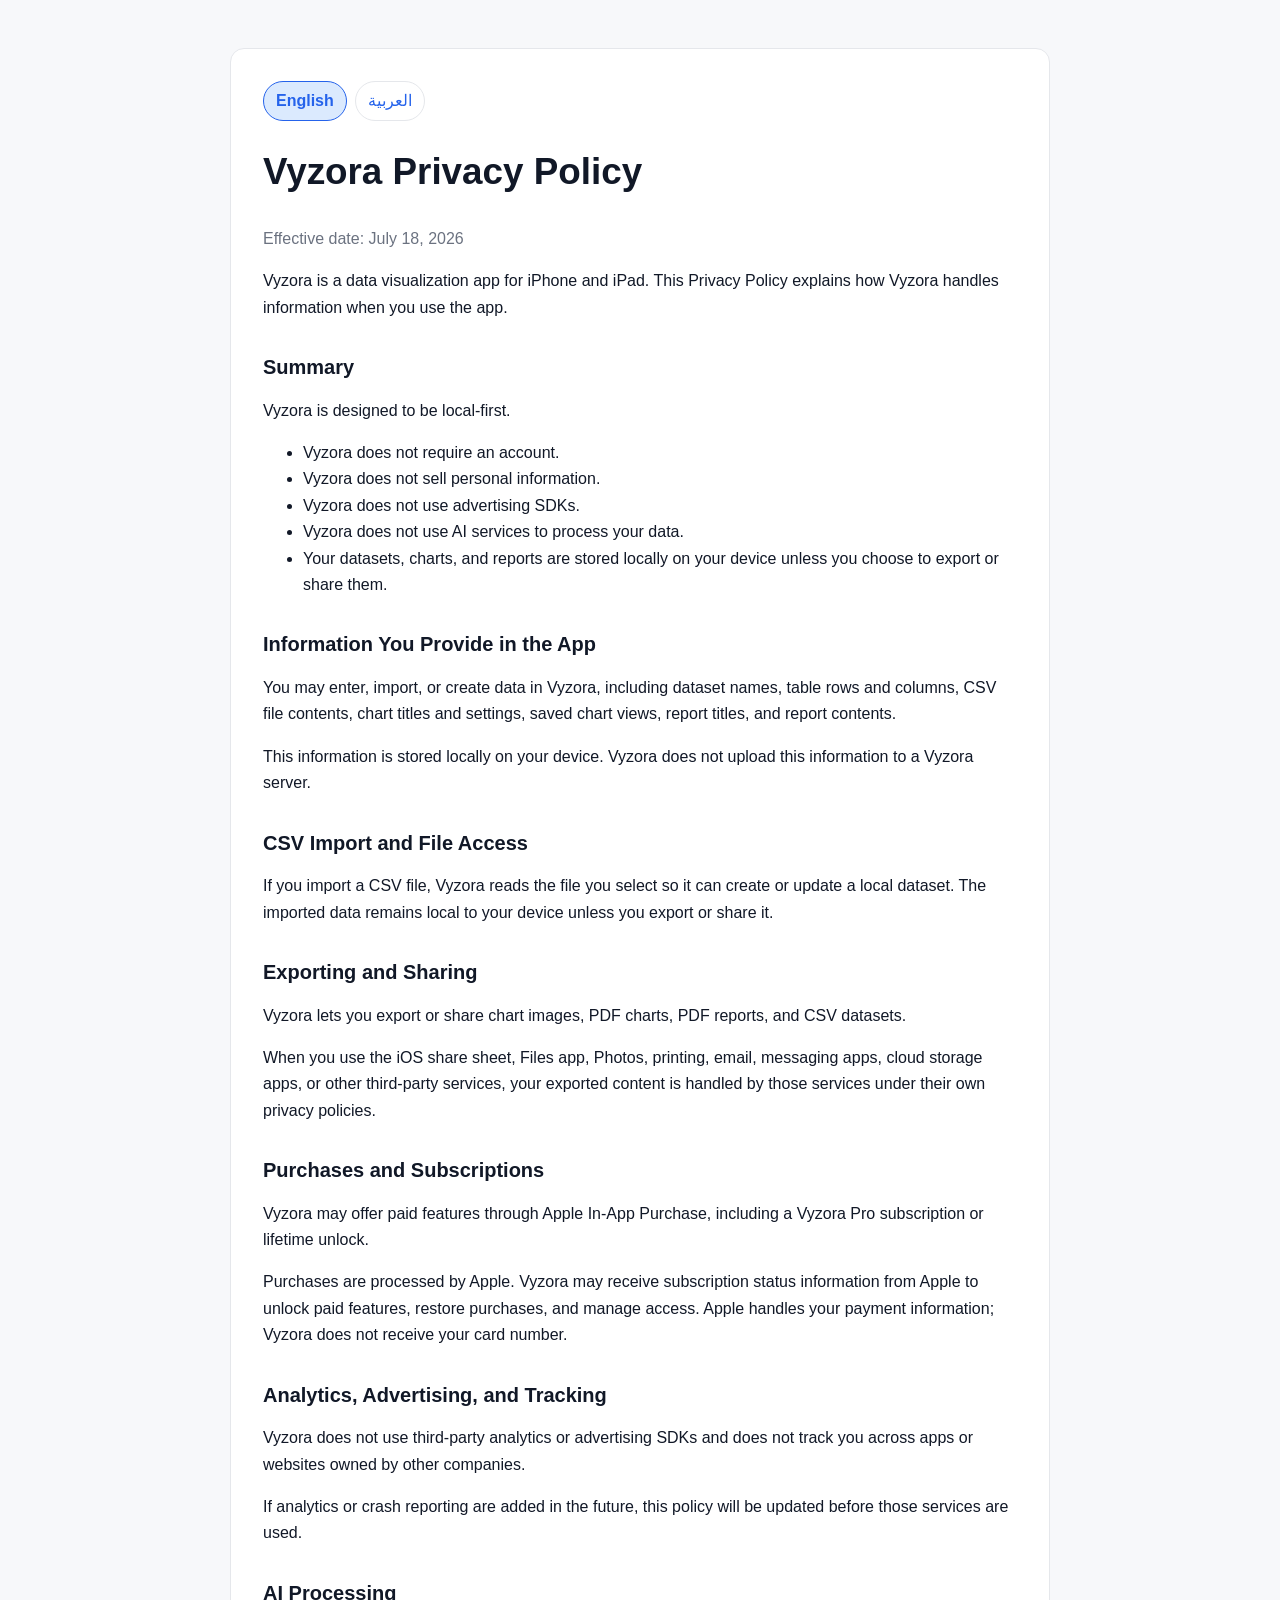
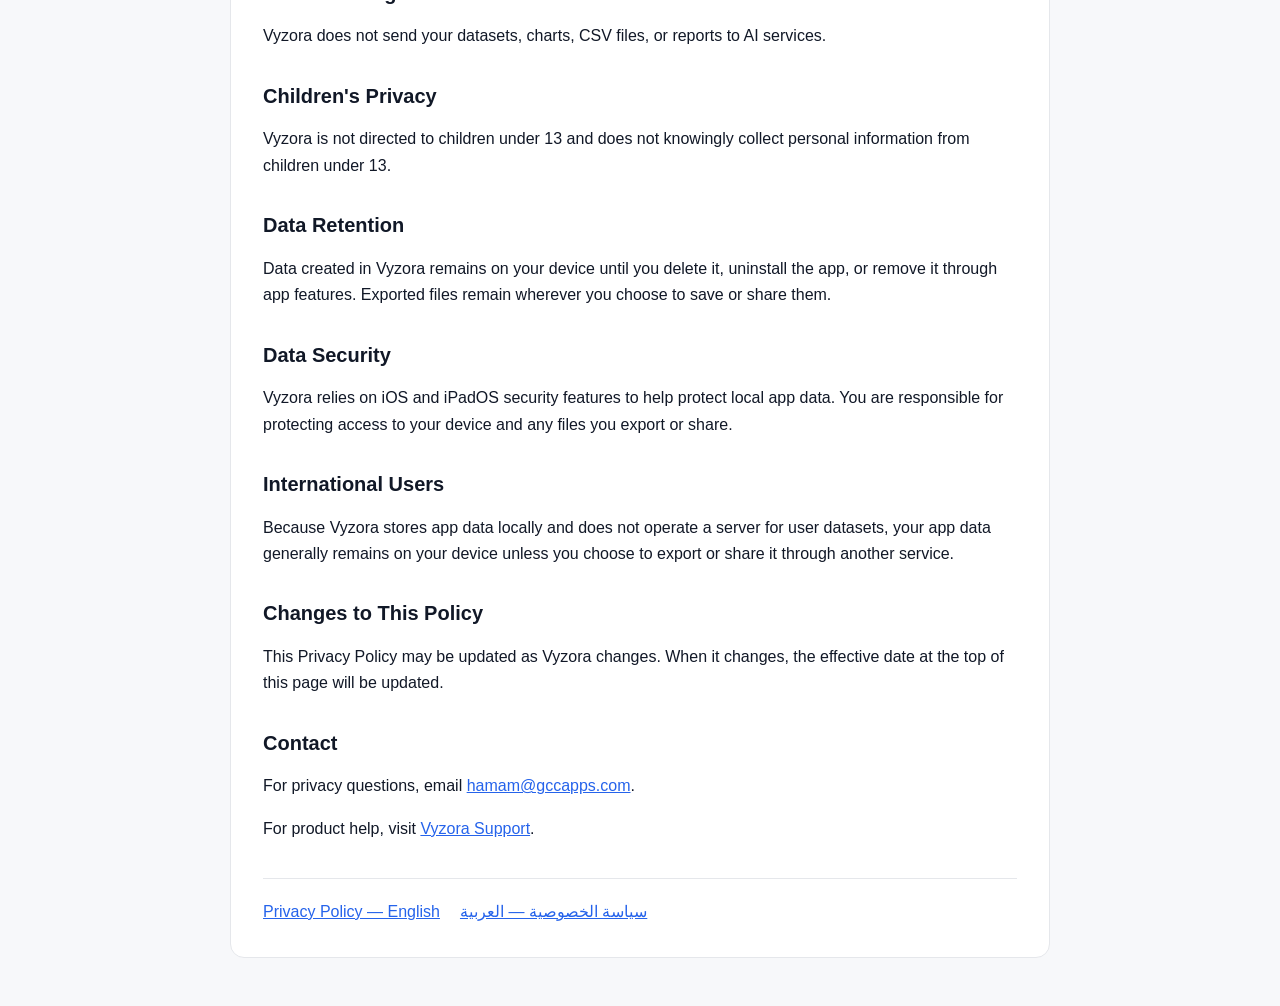
<file: index.html>
<!DOCTYPE html>
<html lang="en" dir="ltr">
  <head>
    <meta charset="utf-8">
    <meta name="viewport" content="width=device-width, initial-scale=1">
    <meta name="description" content="Privacy Policy for the Vyzora app on iPhone and iPad.">
    <title>Vyzora Privacy Policy</title>
    <link rel="stylesheet" href="styles.css">
  </head>
  <body>
    <main>
      <article>
        <nav class="language-switch" aria-label="Language">
          <a href="./" lang="en" aria-current="page">English</a>
          <a href="ar/" lang="ar" dir="rtl">العربية</a>
        </nav>

        <h1>Vyzora Privacy Policy</h1>
        <p class="effective-date">Effective date: July 18, 2026</p>

        <p>Vyzora is a data visualization app for iPhone and iPad. This Privacy Policy explains how Vyzora handles information when you use the app.</p>

        <h2>Summary</h2>
        <p>Vyzora is designed to be local-first.</p>
        <ul>
          <li>Vyzora does not require an account.</li>
          <li>Vyzora does not sell personal information.</li>
          <li>Vyzora does not use advertising SDKs.</li>
          <li>Vyzora does not use AI services to process your data.</li>
          <li>Your datasets, charts, and reports are stored locally on your device unless you choose to export or share them.</li>
        </ul>

        <h2>Information You Provide in the App</h2>
        <p>You may enter, import, or create data in Vyzora, including dataset names, table rows and columns, CSV file contents, chart titles and settings, saved chart views, report titles, and report contents.</p>
        <p>This information is stored locally on your device. Vyzora does not upload this information to a Vyzora server.</p>

        <h2>CSV Import and File Access</h2>
        <p>If you import a CSV file, Vyzora reads the file you select so it can create or update a local dataset. The imported data remains local to your device unless you export or share it.</p>

        <h2>Exporting and Sharing</h2>
        <p>Vyzora lets you export or share chart images, PDF charts, PDF reports, and CSV datasets.</p>
        <p>When you use the iOS share sheet, Files app, Photos, printing, email, messaging apps, cloud storage apps, or other third-party services, your exported content is handled by those services under their own privacy policies.</p>

        <h2>Purchases and Subscriptions</h2>
        <p>Vyzora may offer paid features through Apple In-App Purchase, including a Vyzora Pro subscription or lifetime unlock.</p>
        <p>Purchases are processed by Apple. Vyzora may receive subscription status information from Apple to unlock paid features, restore purchases, and manage access. Apple handles your payment information; Vyzora does not receive your card number.</p>

        <h2>Analytics, Advertising, and Tracking</h2>
        <p>Vyzora does not use third-party analytics or advertising SDKs and does not track you across apps or websites owned by other companies.</p>
        <p>If analytics or crash reporting are added in the future, this policy will be updated before those services are used.</p>

        <h2>AI Processing</h2>
        <p>Vyzora does not send your datasets, charts, CSV files, or reports to AI services.</p>

        <h2>Children's Privacy</h2>
        <p>Vyzora is not directed to children under 13 and does not knowingly collect personal information from children under 13.</p>

        <h2>Data Retention</h2>
        <p>Data created in Vyzora remains on your device until you delete it, uninstall the app, or remove it through app features. Exported files remain wherever you choose to save or share them.</p>

        <h2>Data Security</h2>
        <p>Vyzora relies on iOS and iPadOS security features to help protect local app data. You are responsible for protecting access to your device and any files you export or share.</p>

        <h2>International Users</h2>
        <p>Because Vyzora stores app data locally and does not operate a server for user datasets, your app data generally remains on your device unless you choose to export or share it through another service.</p>

        <h2>Changes to This Policy</h2>
        <p>This Privacy Policy may be updated as Vyzora changes. When it changes, the effective date at the top of this page will be updated.</p>

        <h2>Contact</h2>
        <p>For privacy questions, email <a class="ltr" href="mailto:hamam@gccapps.com">hamam@gccapps.com</a>.</p>
        <p>For product help, visit <a href="support.html">Vyzora Support</a>.</p>

        <footer>
          <a href="./" lang="en" aria-current="page">Privacy Policy — English</a>
          <a href="ar/" lang="ar" dir="rtl">سياسة الخصوصية — العربية</a>
        </footer>
      </article>
    </main>
  </body>
</html>
</file>
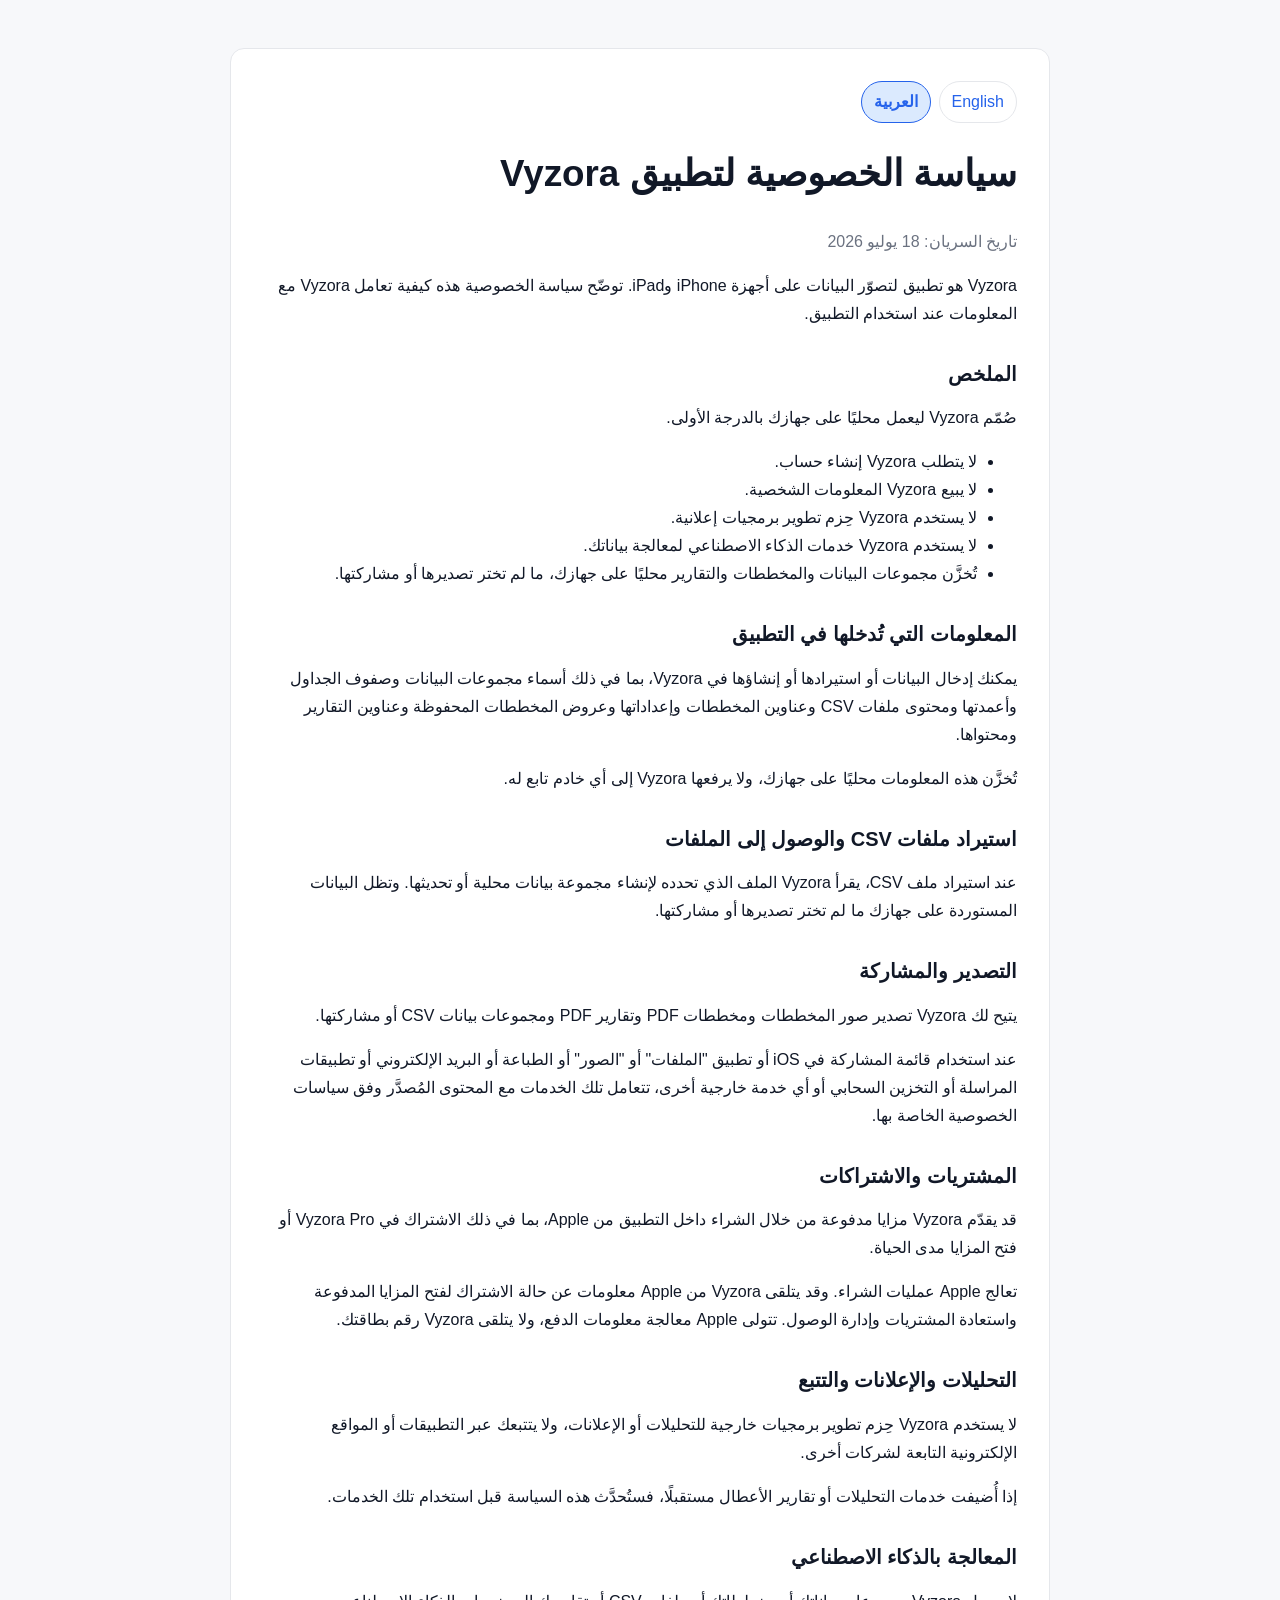
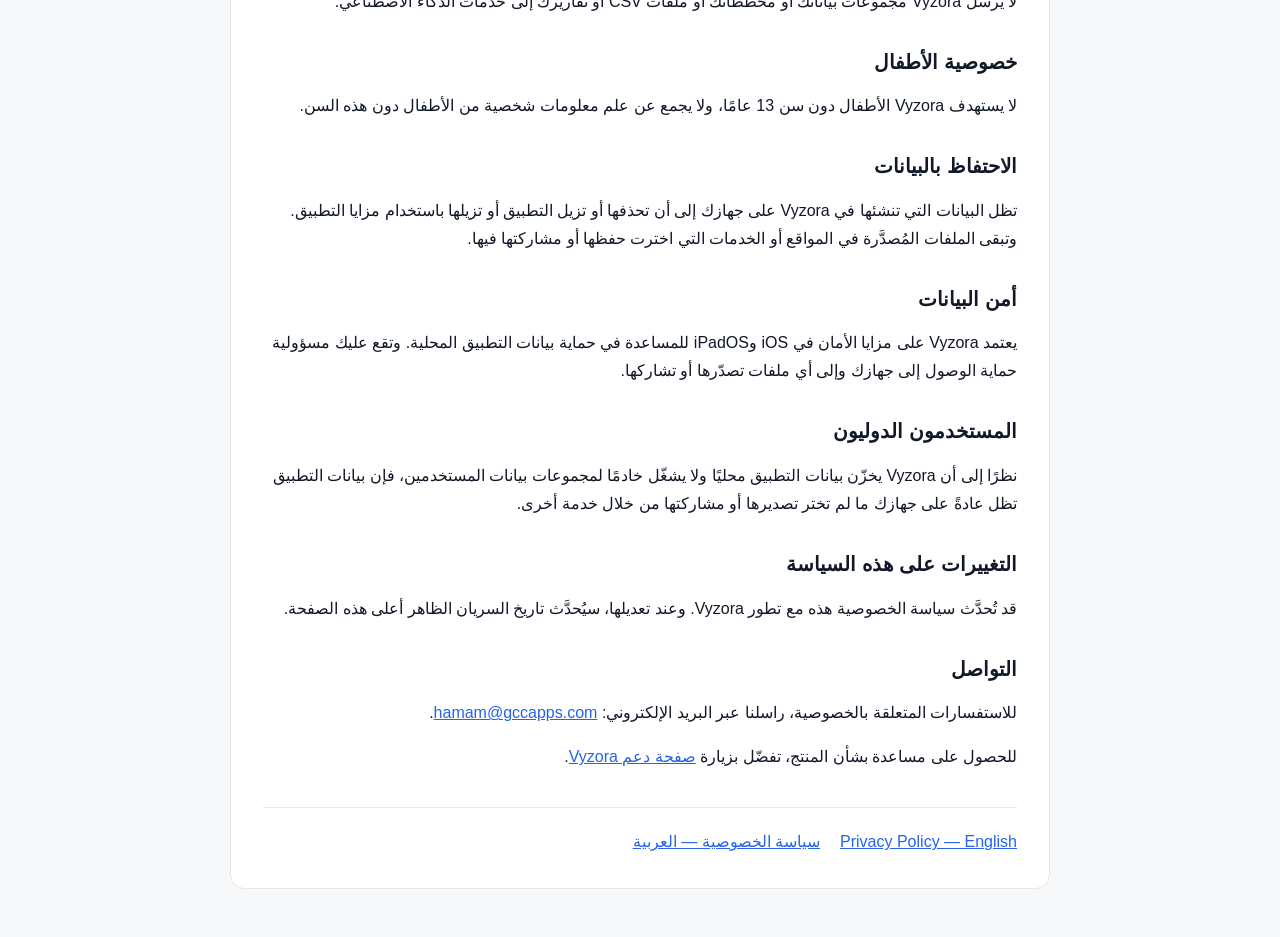
<file: ar/index.html>
<!DOCTYPE html>
<html lang="ar" dir="rtl">
  <head>
    <meta charset="utf-8">
    <meta name="viewport" content="width=device-width, initial-scale=1">
    <meta name="description" content="سياسة الخصوصية لتطبيق Vyzora على iPhone وiPad.">
    <title>سياسة الخصوصية لتطبيق Vyzora</title>
    <link rel="stylesheet" href="../styles.css">
  </head>
  <body>
    <main>
      <article>
        <nav class="language-switch" aria-label="اللغة">
          <a href="../" lang="en" dir="ltr">English</a>
          <a href="./" lang="ar" aria-current="page">العربية</a>
        </nav>

        <h1>سياسة الخصوصية لتطبيق Vyzora</h1>
        <p class="effective-date">تاريخ السريان: 18 يوليو 2026</p>

        <p>Vyzora هو تطبيق لتصوّر البيانات على أجهزة iPhone وiPad. توضّح سياسة الخصوصية هذه كيفية تعامل Vyzora مع المعلومات عند استخدام التطبيق.</p>

        <h2>الملخص</h2>
        <p>صُمّم Vyzora ليعمل محليًا على جهازك بالدرجة الأولى.</p>
        <ul>
          <li>لا يتطلب Vyzora إنشاء حساب.</li>
          <li>لا يبيع Vyzora المعلومات الشخصية.</li>
          <li>لا يستخدم Vyzora حِزم تطوير برمجيات إعلانية.</li>
          <li>لا يستخدم Vyzora خدمات الذكاء الاصطناعي لمعالجة بياناتك.</li>
          <li>تُخزَّن مجموعات البيانات والمخططات والتقارير محليًا على جهازك، ما لم تختر تصديرها أو مشاركتها.</li>
        </ul>

        <h2>المعلومات التي تُدخلها في التطبيق</h2>
        <p>يمكنك إدخال البيانات أو استيرادها أو إنشاؤها في Vyzora، بما في ذلك أسماء مجموعات البيانات وصفوف الجداول وأعمدتها ومحتوى ملفات CSV وعناوين المخططات وإعداداتها وعروض المخططات المحفوظة وعناوين التقارير ومحتواها.</p>
        <p>تُخزَّن هذه المعلومات محليًا على جهازك، ولا يرفعها Vyzora إلى أي خادم تابع له.</p>

        <h2>استيراد ملفات CSV والوصول إلى الملفات</h2>
        <p>عند استيراد ملف CSV، يقرأ Vyzora الملف الذي تحدده لإنشاء مجموعة بيانات محلية أو تحديثها. وتظل البيانات المستوردة على جهازك ما لم تختر تصديرها أو مشاركتها.</p>

        <h2>التصدير والمشاركة</h2>
        <p>يتيح لك Vyzora تصدير صور المخططات ومخططات PDF وتقارير PDF ومجموعات بيانات CSV أو مشاركتها.</p>
        <p>عند استخدام قائمة المشاركة في iOS أو تطبيق "الملفات" أو "الصور" أو الطباعة أو البريد الإلكتروني أو تطبيقات المراسلة أو التخزين السحابي أو أي خدمة خارجية أخرى، تتعامل تلك الخدمات مع المحتوى المُصدَّر وفق سياسات الخصوصية الخاصة بها.</p>

        <h2>المشتريات والاشتراكات</h2>
        <p>قد يقدّم Vyzora مزايا مدفوعة من خلال الشراء داخل التطبيق من Apple، بما في ذلك الاشتراك في Vyzora Pro أو فتح المزايا مدى الحياة.</p>
        <p>تعالج Apple عمليات الشراء. وقد يتلقى Vyzora من Apple معلومات عن حالة الاشتراك لفتح المزايا المدفوعة واستعادة المشتريات وإدارة الوصول. تتولى Apple معالجة معلومات الدفع، ولا يتلقى Vyzora رقم بطاقتك.</p>

        <h2>التحليلات والإعلانات والتتبع</h2>
        <p>لا يستخدم Vyzora حِزم تطوير برمجيات خارجية للتحليلات أو الإعلانات، ولا يتتبعك عبر التطبيقات أو المواقع الإلكترونية التابعة لشركات أخرى.</p>
        <p>إذا أُضيفت خدمات التحليلات أو تقارير الأعطال مستقبلًا، فستُحدَّث هذه السياسة قبل استخدام تلك الخدمات.</p>

        <h2>المعالجة بالذكاء الاصطناعي</h2>
        <p>لا يرسل Vyzora مجموعات بياناتك أو مخططاتك أو ملفات CSV أو تقاريرك إلى خدمات الذكاء الاصطناعي.</p>

        <h2>خصوصية الأطفال</h2>
        <p>لا يستهدف Vyzora الأطفال دون سن 13 عامًا، ولا يجمع عن علم معلومات شخصية من الأطفال دون هذه السن.</p>

        <h2>الاحتفاظ بالبيانات</h2>
        <p>تظل البيانات التي تنشئها في Vyzora على جهازك إلى أن تحذفها أو تزيل التطبيق أو تزيلها باستخدام مزايا التطبيق. وتبقى الملفات المُصدَّرة في المواقع أو الخدمات التي اخترت حفظها أو مشاركتها فيها.</p>

        <h2>أمن البيانات</h2>
        <p>يعتمد Vyzora على مزايا الأمان في iOS وiPadOS للمساعدة في حماية بيانات التطبيق المحلية. وتقع عليك مسؤولية حماية الوصول إلى جهازك وإلى أي ملفات تصدّرها أو تشاركها.</p>

        <h2>المستخدمون الدوليون</h2>
        <p>نظرًا إلى أن Vyzora يخزّن بيانات التطبيق محليًا ولا يشغّل خادمًا لمجموعات بيانات المستخدمين، فإن بيانات التطبيق تظل عادةً على جهازك ما لم تختر تصديرها أو مشاركتها من خلال خدمة أخرى.</p>

        <h2>التغييرات على هذه السياسة</h2>
        <p>قد تُحدَّث سياسة الخصوصية هذه مع تطور Vyzora. وعند تعديلها، سيُحدَّث تاريخ السريان الظاهر أعلى هذه الصفحة.</p>

        <h2>التواصل</h2>
        <p>للاستفسارات المتعلقة بالخصوصية، راسلنا عبر البريد الإلكتروني: <a class="ltr" href="mailto:hamam@gccapps.com">hamam@gccapps.com</a>.</p>
        <p>للحصول على مساعدة بشأن المنتج، تفضّل بزيارة <a href="support.html">صفحة دعم Vyzora</a>.</p>

        <footer>
          <a href="../" lang="en" dir="ltr">Privacy Policy — English</a>
          <a href="./" lang="ar" aria-current="page">سياسة الخصوصية — العربية</a>
        </footer>
      </article>
    </main>
  </body>
</html>
</file>
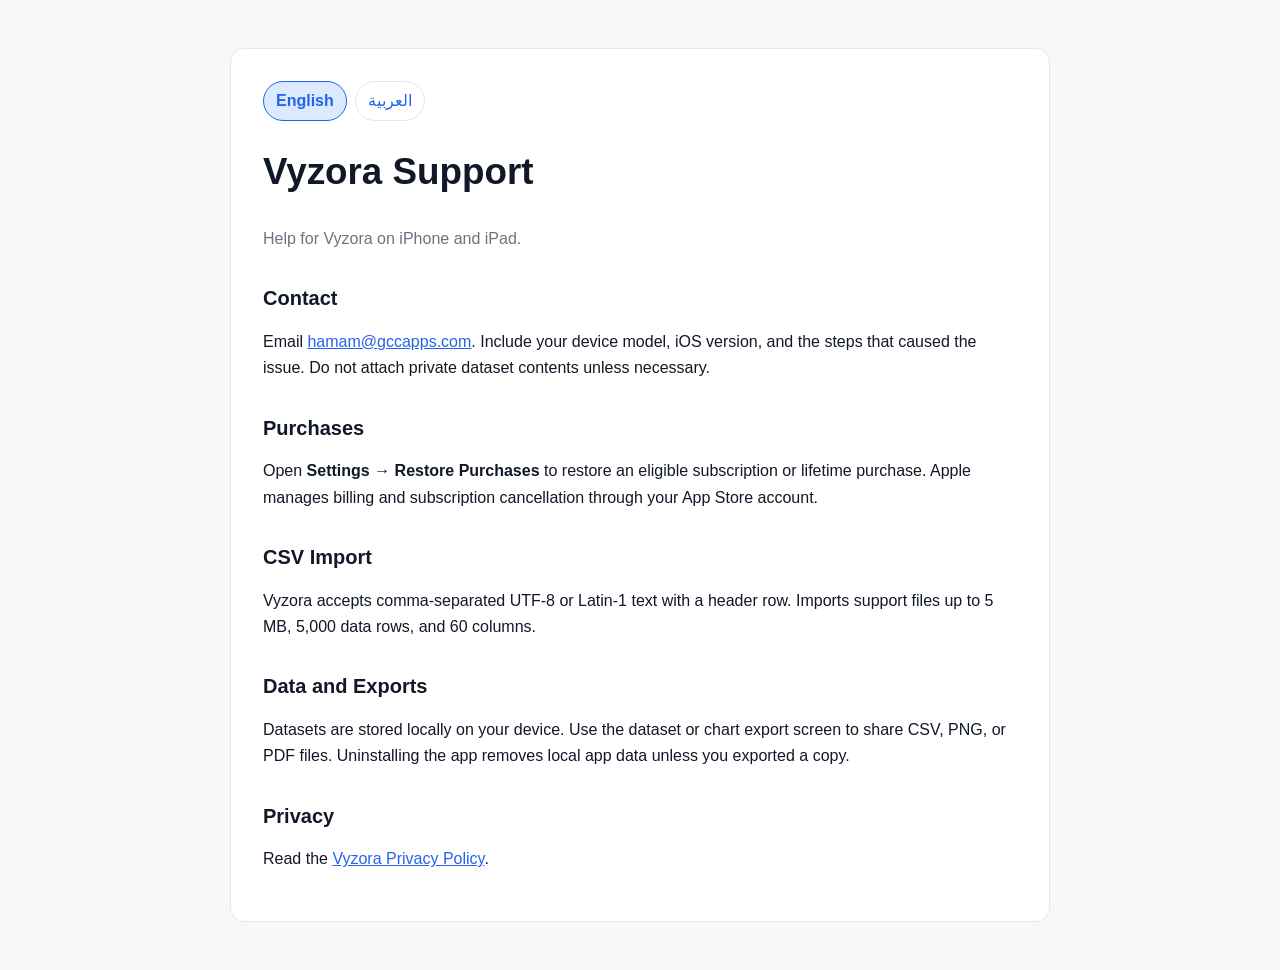
<file: support.html>
<!DOCTYPE html>
<html lang="en" dir="ltr">
  <head>
    <meta charset="utf-8">
    <meta name="viewport" content="width=device-width, initial-scale=1">
    <meta name="description" content="Support information for the Vyzora app.">
    <title>Vyzora Support</title>
    <link rel="stylesheet" href="styles.css">
  </head>
  <body>
    <main>
      <article>
        <nav class="language-switch" aria-label="Language">
          <a href="support.html" lang="en" aria-current="page">English</a>
          <a href="ar/support.html" lang="ar" dir="rtl">العربية</a>
        </nav>

        <h1>Vyzora Support</h1>
        <p class="effective-date">Help for Vyzora on iPhone and iPad.</p>

        <h2>Contact</h2>
        <p>Email <a class="ltr" href="mailto:hamam@gccapps.com?subject=Vyzora%20Support">hamam@gccapps.com</a>. Include your device model, iOS version, and the steps that caused the issue. Do not attach private dataset contents unless necessary.</p>

        <h2>Purchases</h2>
        <p>Open <strong>Settings → Restore Purchases</strong> to restore an eligible subscription or lifetime purchase. Apple manages billing and subscription cancellation through your App Store account.</p>

        <h2>CSV Import</h2>
        <p>Vyzora accepts comma-separated UTF-8 or Latin-1 text with a header row. Imports support files up to 5 MB, 5,000 data rows, and 60 columns.</p>

        <h2>Data and Exports</h2>
        <p>Datasets are stored locally on your device. Use the dataset or chart export screen to share CSV, PNG, or PDF files. Uninstalling the app removes local app data unless you exported a copy.</p>

        <h2>Privacy</h2>
        <p>Read the <a href="./">Vyzora Privacy Policy</a>.</p>
      </article>
    </main>
  </body>
</html>
</file>
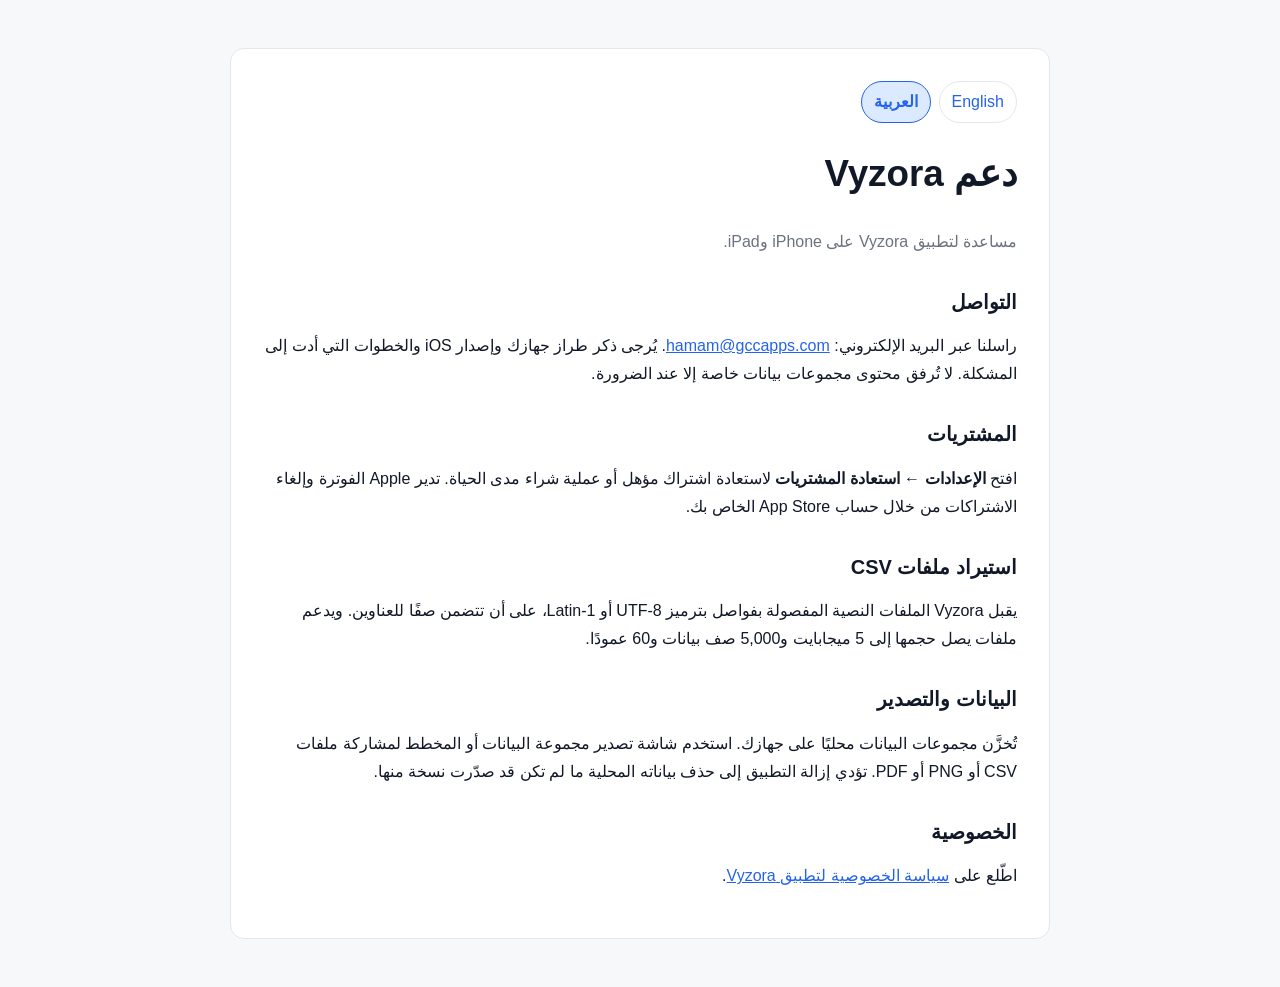
<file: ar/support.html>
<!DOCTYPE html>
<html lang="ar" dir="rtl">
  <head>
    <meta charset="utf-8">
    <meta name="viewport" content="width=device-width, initial-scale=1">
    <meta name="description" content="معلومات الدعم لتطبيق Vyzora.">
    <title>دعم Vyzora</title>
    <link rel="stylesheet" href="../styles.css">
  </head>
  <body>
    <main>
      <article>
        <nav class="language-switch" aria-label="اللغة">
          <a href="../support.html" lang="en" dir="ltr">English</a>
          <a href="support.html" lang="ar" aria-current="page">العربية</a>
        </nav>

        <h1>دعم Vyzora</h1>
        <p class="effective-date">مساعدة لتطبيق Vyzora على iPhone وiPad.</p>

        <h2>التواصل</h2>
        <p>راسلنا عبر البريد الإلكتروني: <a class="ltr" href="mailto:hamam@gccapps.com?subject=Vyzora%20Support">hamam@gccapps.com</a>. يُرجى ذكر طراز جهازك وإصدار iOS والخطوات التي أدت إلى المشكلة. لا تُرفق محتوى مجموعات بيانات خاصة إلا عند الضرورة.</p>

        <h2>المشتريات</h2>
        <p>افتح <strong>الإعدادات ← استعادة المشتريات</strong> لاستعادة اشتراك مؤهل أو عملية شراء مدى الحياة. تدير Apple الفوترة وإلغاء الاشتراكات من خلال حساب App Store الخاص بك.</p>

        <h2>استيراد ملفات CSV</h2>
        <p>يقبل Vyzora الملفات النصية المفصولة بفواصل بترميز UTF-8 أو Latin-1، على أن تتضمن صفًا للعناوين. ويدعم ملفات يصل حجمها إلى 5 ميجابايت و5,000 صف بيانات و60 عمودًا.</p>

        <h2>البيانات والتصدير</h2>
        <p>تُخزَّن مجموعات البيانات محليًا على جهازك. استخدم شاشة تصدير مجموعة البيانات أو المخطط لمشاركة ملفات CSV أو PNG أو PDF. تؤدي إزالة التطبيق إلى حذف بياناته المحلية ما لم تكن قد صدّرت نسخة منها.</p>

        <h2>الخصوصية</h2>
        <p>اطّلع على <a href="./">سياسة الخصوصية لتطبيق Vyzora</a>.</p>
      </article>
    </main>
  </body>
</html>
</file>
<file: styles.css>
:root {
  color-scheme: light dark;
  --bg: #f7f8fa;
  --surface: #ffffff;
  --text: #111827;
  --muted: #6b7280;
  --border: #e5e7eb;
  --accent: #2563eb;
  --accent-soft: #dbeafe;
}

@media (prefers-color-scheme: dark) {
  :root {
    --bg: #0b0f14;
    --surface: #111827;
    --text: #f9fafb;
    --muted: #9ca3af;
    --border: #374151;
    --accent: #60a5fa;
    --accent-soft: #172554;
  }
}

* {
  box-sizing: border-box;
}

body {
  margin: 0;
  background: var(--bg);
  color: var(--text);
  font: 16px/1.65 -apple-system, BlinkMacSystemFont, "Segoe UI", sans-serif;
  text-align: start;
}

[dir="rtl"] body {
  font-family: "SF Arabic", "Noto Sans Arabic", "Segoe UI", Tahoma, sans-serif;
  line-height: 1.75;
  letter-spacing: 0;
}

main {
  max-width: 860px;
  margin-inline: auto;
  padding-block: 48px;
  padding-inline: 20px;
}

article {
  background: var(--surface);
  border: 1px solid var(--border);
  border-radius: 14px;
  padding: 32px;
}

h1 {
  margin-block-start: 0;
  font-size: clamp(1.8rem, 5vw, 2.3rem);
  line-height: 1.25;
}

h2 {
  margin-block-start: 2rem;
  font-size: 1.25rem;
  line-height: 1.4;
}

p,
li {
  color: var(--text);
}

.effective-date {
  color: var(--muted);
}

a {
  color: var(--accent);
}

.language-switch {
  display: flex;
  flex-wrap: wrap;
  gap: 8px;
  margin-block-end: 28px;
}

.language-switch a {
  border: 1px solid var(--border);
  border-radius: 999px;
  padding-block: 6px;
  padding-inline: 12px;
  text-decoration: none;
}

.language-switch a[aria-current="page"] {
  background: var(--accent-soft);
  border-color: var(--accent);
  font-weight: 600;
}

.ltr {
  direction: ltr;
  unicode-bidi: isolate;
}

footer {
  display: flex;
  flex-wrap: wrap;
  gap: 12px 20px;
  margin-block-start: 36px;
  padding-block-start: 20px;
  border-block-start: 1px solid var(--border);
}

@media (max-width: 520px) {
  main {
    padding-block: 20px;
    padding-inline: 12px;
  }

  article {
    border-radius: 10px;
    padding: 20px;
  }
}
</file>
